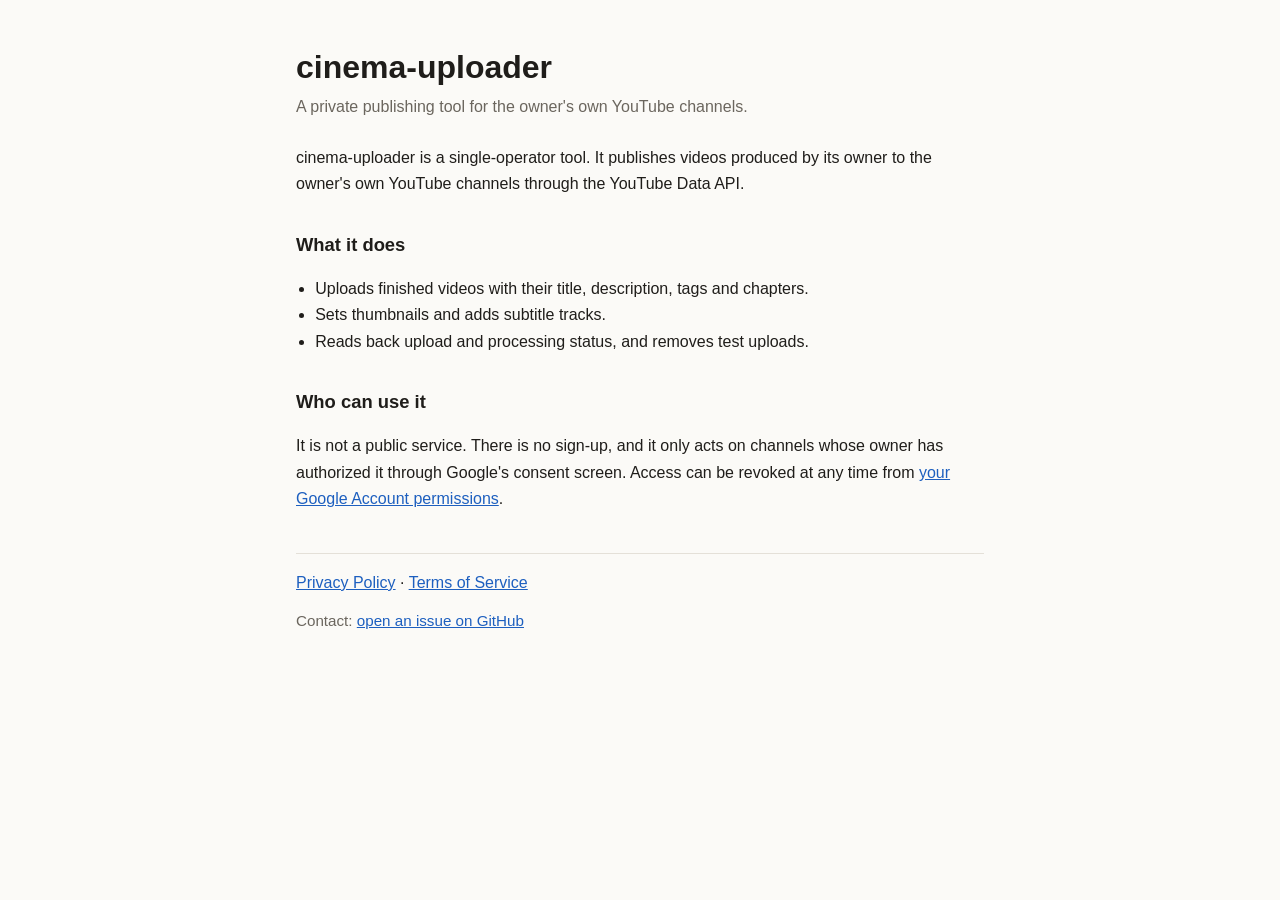
<file: index.html>
<!doctype html>
<html lang="en">
<head>
<meta charset="utf-8">
<meta name="viewport" content="width=device-width, initial-scale=1">
<title>cinema-uploader</title>
<meta name="description" content="A private tool that publishes its owner's videos to the owner's own YouTube channels.">
<link rel="stylesheet" href="style.css">
</head>
<body>
<main>
  <h1>cinema-uploader</h1>
  <p class="meta">A private publishing tool for the owner's own YouTube channels.</p>

  <p>cinema-uploader is a single-operator tool. It publishes videos produced by its owner to the owner's own
  YouTube channels through the YouTube Data API.</p>

  <h2>What it does</h2>
  <ul>
    <li>Uploads finished videos with their title, description, tags and chapters.</li>
    <li>Sets thumbnails and adds subtitle tracks.</li>
    <li>Reads back upload and processing status, and removes test uploads.</li>
  </ul>

  <h2>Who can use it</h2>
  <p>It is not a public service. There is no sign-up, and it only acts on channels whose owner has authorized it
  through Google's consent screen. Access can be revoked at any time from
  <a href="https://myaccount.google.com/permissions">your Google Account permissions</a>.</p>

  <nav><a href="privacy.html">Privacy Policy</a> · <a href="terms.html">Terms of Service</a></nav>
  <footer>Contact: <a href="https://github.com/chaorderss/chaorderss.github.io/issues">open an issue on GitHub</a></footer>
</main>
</body>
</html>
</file>
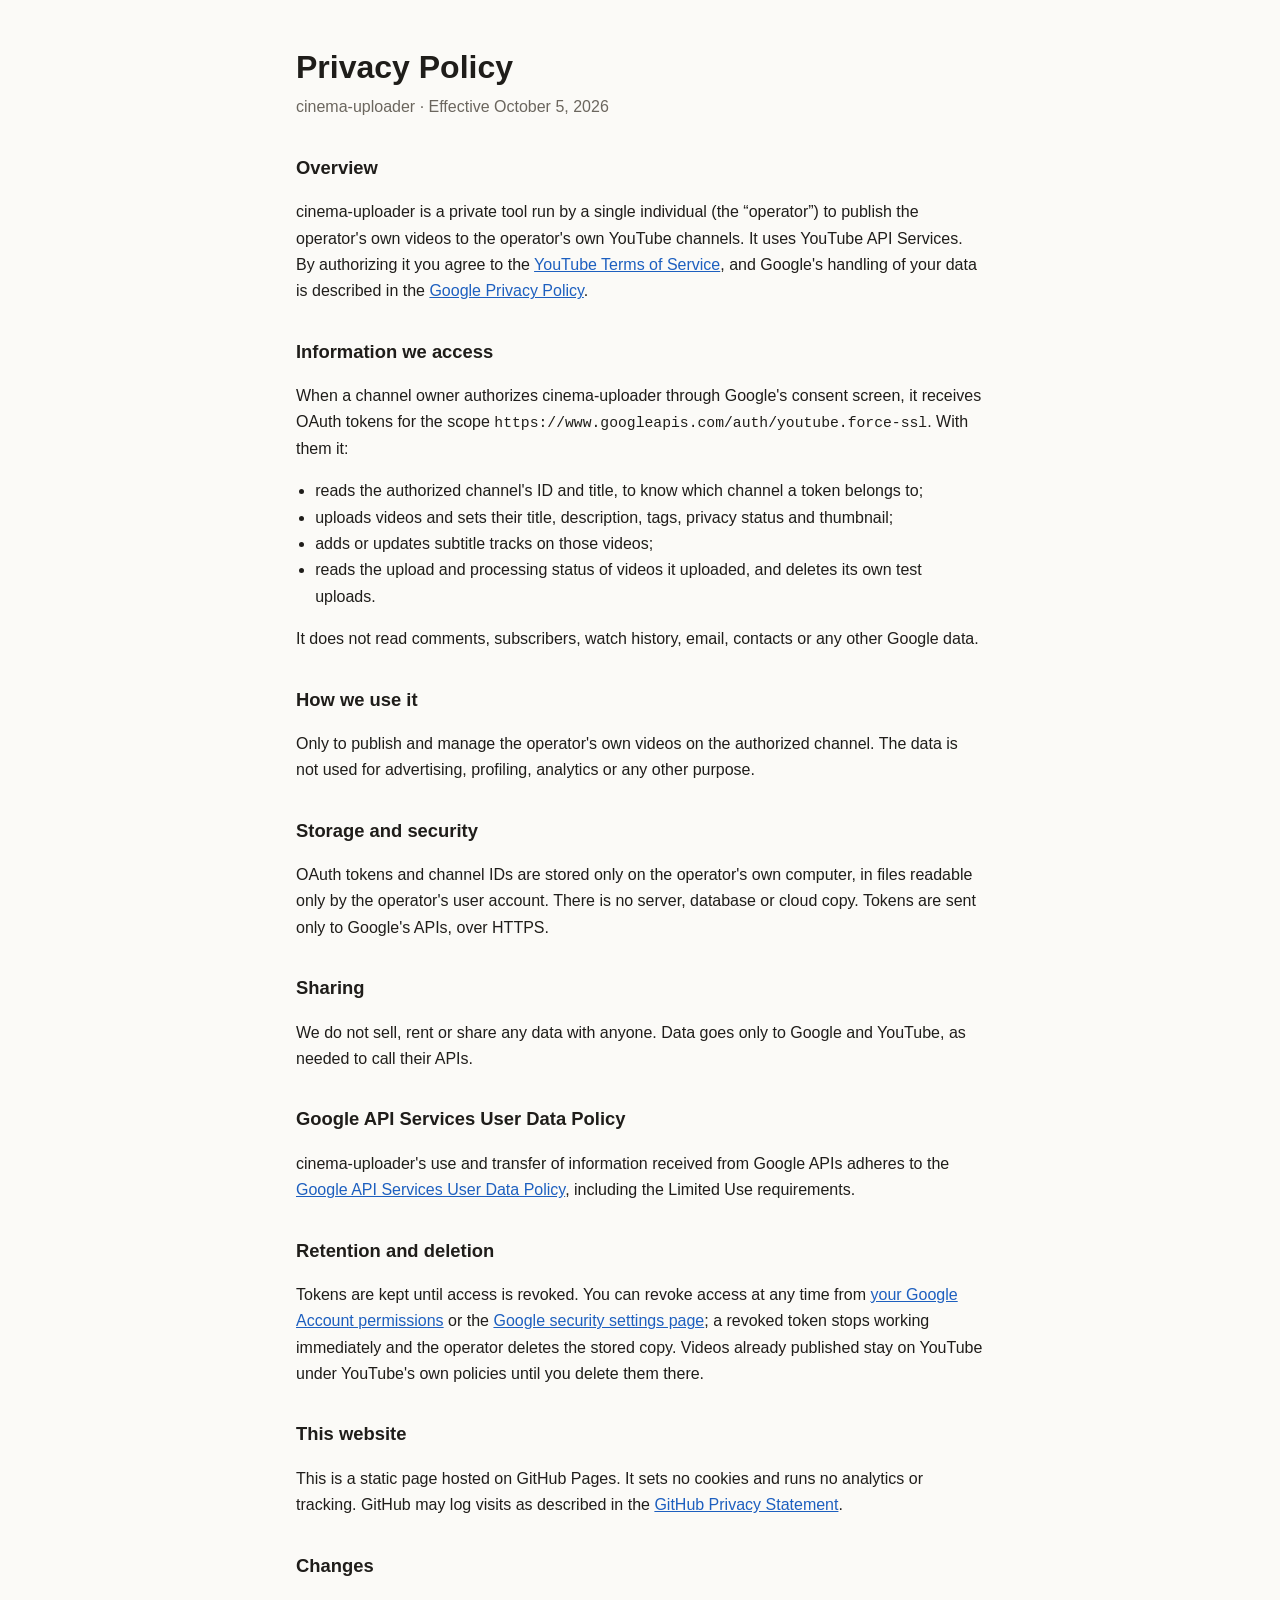
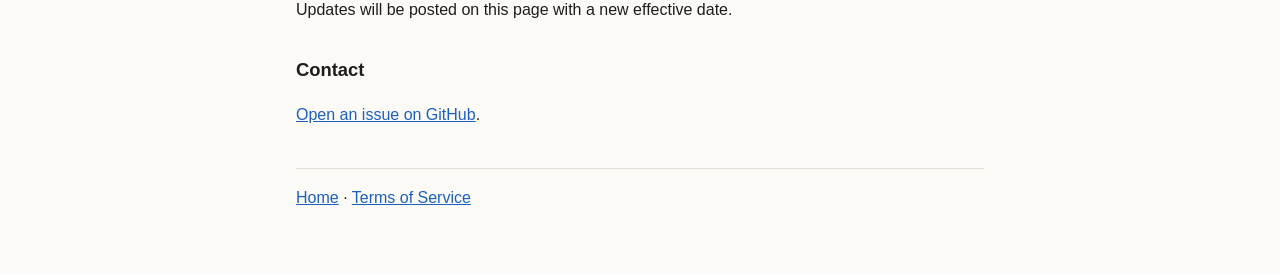
<file: privacy.html>
<!doctype html>
<html lang="en">
<head>
<meta charset="utf-8">
<meta name="viewport" content="width=device-width, initial-scale=1">
<title>Privacy Policy · cinema-uploader</title>
<meta name="description" content="How cinema-uploader handles data received from Google and YouTube.">
<link rel="stylesheet" href="style.css">
</head>
<body>
<main>
  <h1>Privacy Policy</h1>
  <p class="meta">cinema-uploader · Effective October 5, 2026</p>

  <h2>Overview</h2>
  <p>cinema-uploader is a private tool run by a single individual (the “operator”) to publish the operator's own
  videos to the operator's own YouTube channels. It uses YouTube API Services. By authorizing it you agree to the
  <a href="https://www.youtube.com/t/terms">YouTube Terms of Service</a>, and Google's handling of your data is
  described in the <a href="https://policies.google.com/privacy">Google Privacy Policy</a>.</p>

  <h2>Information we access</h2>
  <p>When a channel owner authorizes cinema-uploader through Google's consent screen, it receives OAuth tokens for
  the scope <code>https://www.googleapis.com/auth/youtube.force-ssl</code>. With them it:</p>
  <ul>
    <li>reads the authorized channel's ID and title, to know which channel a token belongs to;</li>
    <li>uploads videos and sets their title, description, tags, privacy status and thumbnail;</li>
    <li>adds or updates subtitle tracks on those videos;</li>
    <li>reads the upload and processing status of videos it uploaded, and deletes its own test uploads.</li>
  </ul>
  <p>It does not read comments, subscribers, watch history, email, contacts or any other Google data.</p>

  <h2>How we use it</h2>
  <p>Only to publish and manage the operator's own videos on the authorized channel. The data is not used for
  advertising, profiling, analytics or any other purpose.</p>

  <h2>Storage and security</h2>
  <p>OAuth tokens and channel IDs are stored only on the operator's own computer, in files readable only by the
  operator's user account. There is no server, database or cloud copy. Tokens are sent only to Google's APIs, over
  HTTPS.</p>

  <h2>Sharing</h2>
  <p>We do not sell, rent or share any data with anyone. Data goes only to Google and YouTube, as needed to call
  their APIs.</p>

  <h2>Google API Services User Data Policy</h2>
  <p>cinema-uploader's use and transfer of information received from Google APIs adheres to the
  <a href="https://developers.google.com/terms/api-services-user-data-policy">Google API Services User Data Policy</a>,
  including the Limited Use requirements.</p>

  <h2>Retention and deletion</h2>
  <p>Tokens are kept until access is revoked. You can revoke access at any time from
  <a href="https://myaccount.google.com/permissions">your Google Account permissions</a> or the
  <a href="https://security.google.com/settings/security/permissions">Google security settings page</a>; a revoked
  token stops working immediately and the operator deletes the stored copy. Videos already published stay on YouTube
  under YouTube's own policies until you delete them there.</p>

  <h2>This website</h2>
  <p>This is a static page hosted on GitHub Pages. It sets no cookies and runs no analytics or tracking. GitHub may
  log visits as described in the
  <a href="https://docs.github.com/en/site-policy/privacy-policies/github-general-privacy-statement">GitHub Privacy Statement</a>.</p>

  <h2>Changes</h2>
  <p>Updates will be posted on this page with a new effective date.</p>

  <h2>Contact</h2>
  <p><a href="https://github.com/chaorderss/chaorderss.github.io/issues">Open an issue on GitHub</a>.</p>

  <nav><a href="index.html">Home</a> · <a href="terms.html">Terms of Service</a></nav>
</main>
</body>
</html>
</file>
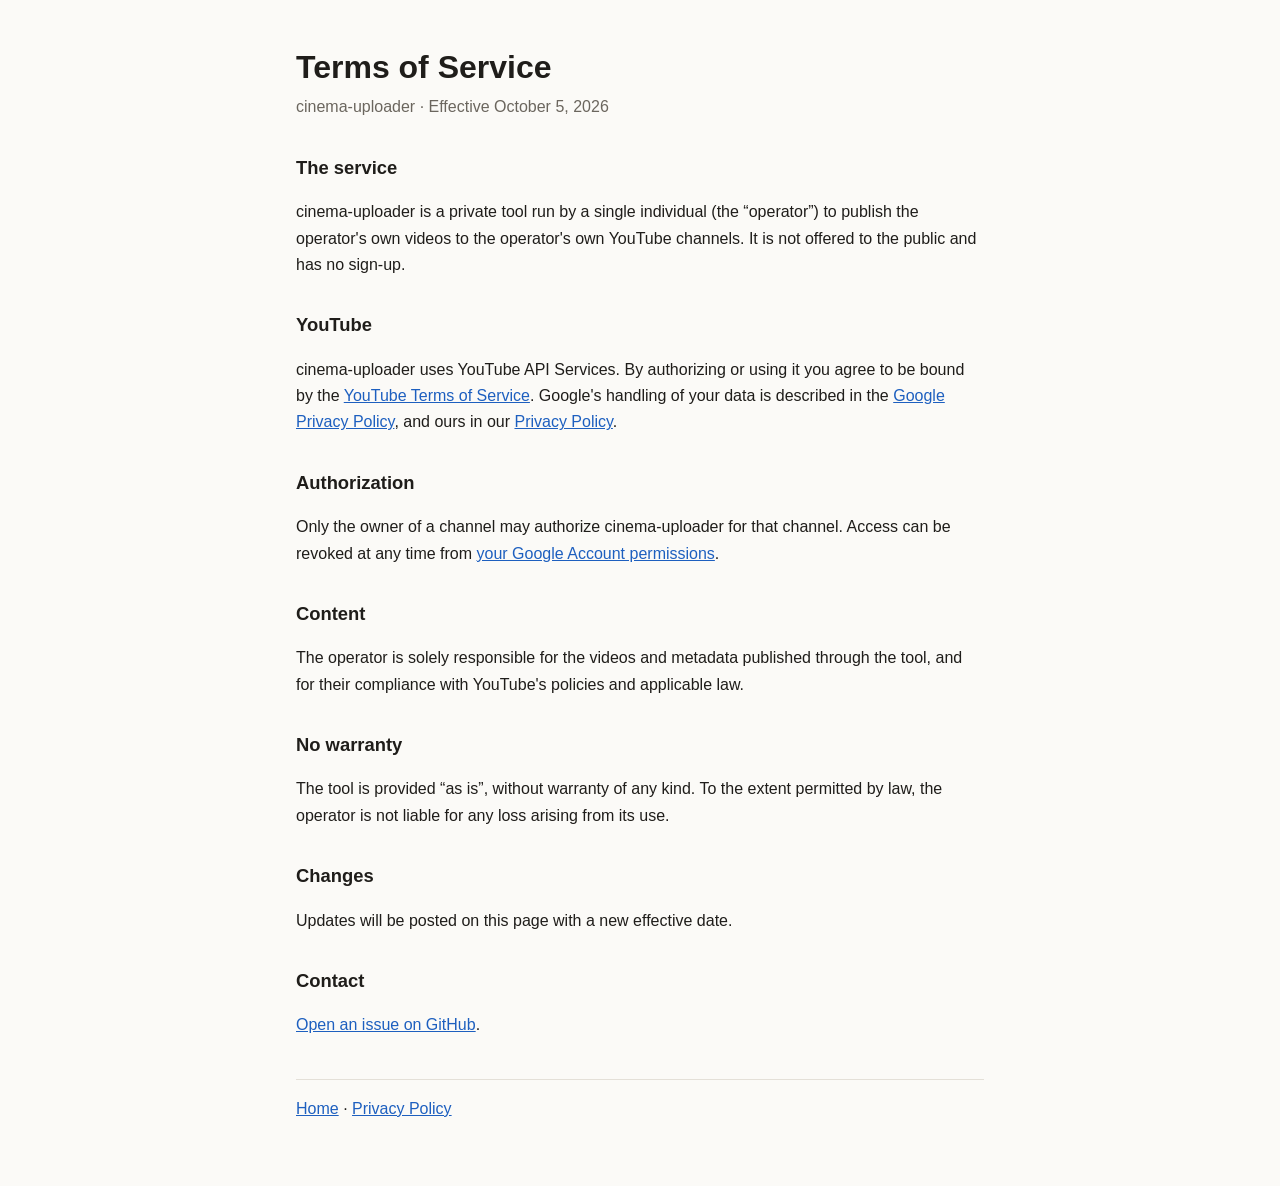
<file: terms.html>
<!doctype html>
<html lang="en">
<head>
<meta charset="utf-8">
<meta name="viewport" content="width=device-width, initial-scale=1">
<title>Terms of Service · cinema-uploader</title>
<meta name="description" content="Terms of Service for cinema-uploader.">
<link rel="stylesheet" href="style.css">
</head>
<body>
<main>
  <h1>Terms of Service</h1>
  <p class="meta">cinema-uploader · Effective October 5, 2026</p>

  <h2>The service</h2>
  <p>cinema-uploader is a private tool run by a single individual (the “operator”) to publish the operator's own
  videos to the operator's own YouTube channels. It is not offered to the public and has no sign-up.</p>

  <h2>YouTube</h2>
  <p>cinema-uploader uses YouTube API Services. By authorizing or using it you agree to be bound by the
  <a href="https://www.youtube.com/t/terms">YouTube Terms of Service</a>. Google's handling of your data is described
  in the <a href="https://policies.google.com/privacy">Google Privacy Policy</a>, and ours in our
  <a href="privacy.html">Privacy Policy</a>.</p>

  <h2>Authorization</h2>
  <p>Only the owner of a channel may authorize cinema-uploader for that channel. Access can be revoked at any time from
  <a href="https://myaccount.google.com/permissions">your Google Account permissions</a>.</p>

  <h2>Content</h2>
  <p>The operator is solely responsible for the videos and metadata published through the tool, and for their
  compliance with YouTube's policies and applicable law.</p>

  <h2>No warranty</h2>
  <p>The tool is provided “as is”, without warranty of any kind. To the extent permitted by law, the operator is not
  liable for any loss arising from its use.</p>

  <h2>Changes</h2>
  <p>Updates will be posted on this page with a new effective date.</p>

  <h2>Contact</h2>
  <p><a href="https://github.com/chaorderss/chaorderss.github.io/issues">Open an issue on GitHub</a>.</p>

  <nav><a href="index.html">Home</a> · <a href="privacy.html">Privacy Policy</a></nav>
</main>
</body>
</html>
</file>
<file: style.css>
:root {
  --bg: #fbfaf7;
  --fg: #1f1d1a;
  --muted: #6b665e;
  --line: #e4e0d8;
  --link: #1d5fbf;
}
@media (prefers-color-scheme: dark) {
  :root {
    --bg: #161514;
    --fg: #ecebe8;
    --muted: #a19d95;
    --line: #2f2d2a;
    --link: #8ab4f8;
  }
}
* { box-sizing: border-box; }
body {
  margin: 0;
  background: var(--bg);
  color: var(--fg);
  font: 16px/1.65 -apple-system, BlinkMacSystemFont, "Segoe UI", Roboto, "Helvetica Neue", Arial, sans-serif;
}
main { max-width: 720px; margin: 0 auto; padding: 48px 16px 64px; }
h1 { font-size: 2rem; line-height: 1.2; margin: 0 0 8px; }
h2 { font-size: 1.15rem; margin: 32px 0 8px; }
p, li { color: var(--fg); }
ul { padding-left: 1.2em; }
a { color: var(--link); }
.meta { color: var(--muted); margin: 0 0 24px; }
nav { margin-top: 40px; padding-top: 16px; border-top: 1px solid var(--line); }
footer { margin-top: 12px; color: var(--muted); font-size: 0.95rem; }
code { font-size: 0.92em; word-break: break-all; }
</file>
